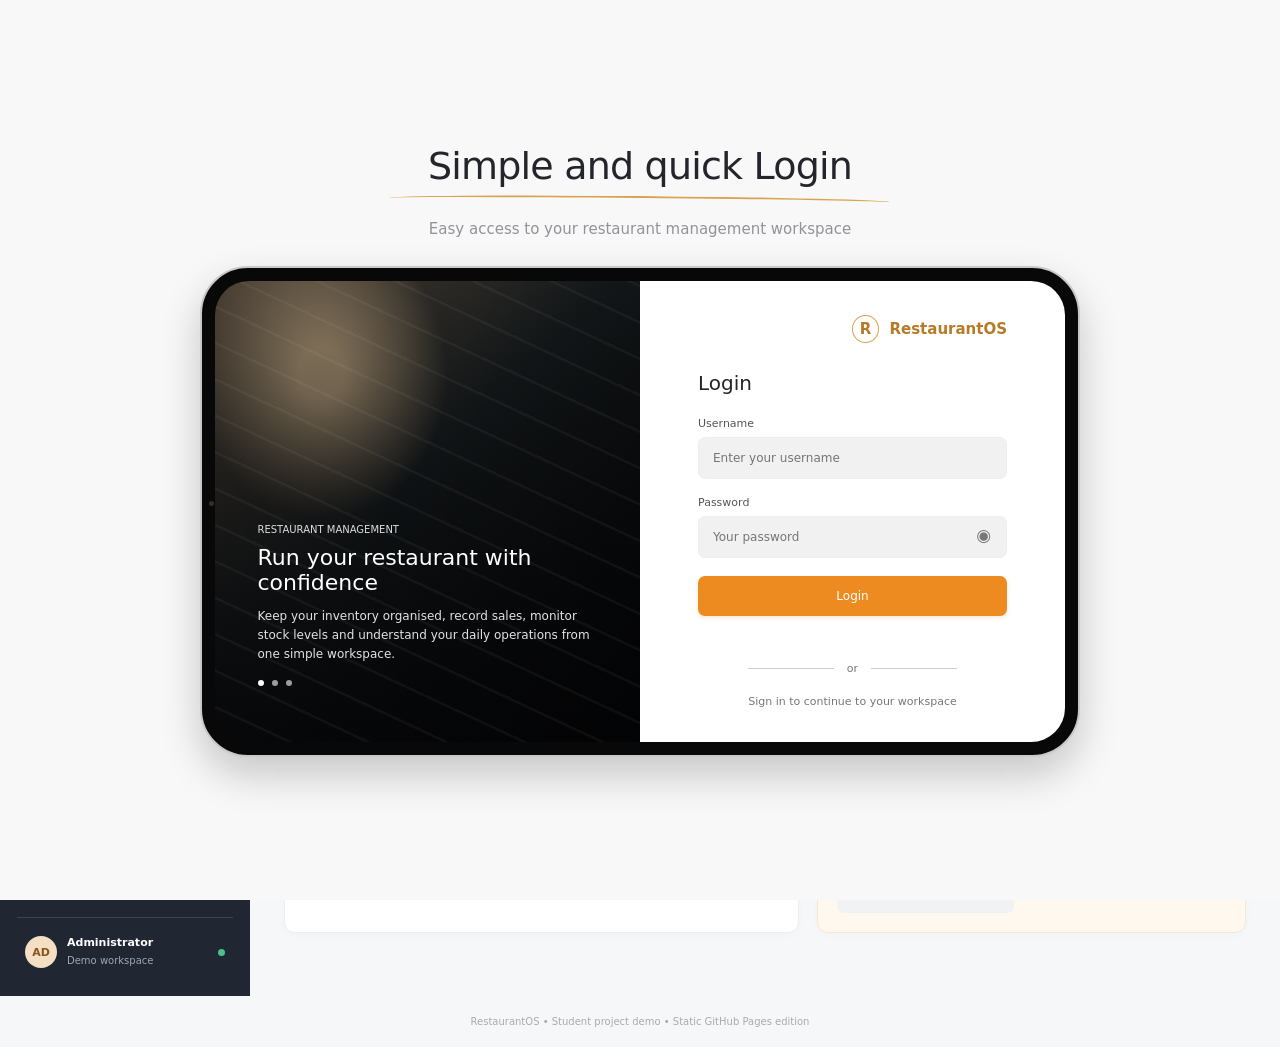
<file: RestaurantOS_Login_and_Dashboard.html>
<!DOCTYPE html>
<html lang="en">
<head>
  <meta charset="UTF-8">
  <meta name="viewport" content="width=device-width, initial-scale=1.0">
  <meta name="description" content="RestaurantOS restaurant inventory and operations dashboard demo.">
  <title>RestaurantOS | Management Dashboard</title>

</head>
<body>

<style>
:root{--ink:#24252a;--muted:#85858b;--orange:#ed8b20;--orange-dark:#d97712;--line:#ececf0;--bg:#f6f7f9;--navy:#202632}
*{box-sizing:border-box}body{margin:0;font-family:Inter,ui-sans-serif,system-ui,-apple-system,"Segoe UI",sans-serif;color:var(--ink);background:var(--bg)}
button,input,select{font:inherit}button{cursor:pointer}
#loginScreen{position:fixed;inset:0;z-index:1000;background:#f8f8f8;display:flex;align-items:center;justify-content:center;padding:32px;overflow:auto}
.login-wrap{width:min(1080px,100%);display:flex;flex-direction:column;align-items:center;gap:28px}
.login-heading{text-align:center}.login-heading h1{font-weight:400;font-size:clamp(27px,4vw,38px);margin:0 0 8px;letter-spacing:-.8px}.gold-line{height:8px;width:min(500px,75vw);border-top:2px solid #d7a34e;border-radius:50%;margin:0 auto 16px;transform:rotate(.5deg)}.login-heading p{color:#929298;margin:0;font-size:15px}
.tablet{width:min(880px,100%);min-height:490px;padding:13px;background:#080808;border:2px solid #c9c9c9;border-radius:48px;box-shadow:0 18px 40px #0003;display:grid;grid-template-columns:1fr 1fr;position:relative}
.tablet:before{content:"";position:absolute;left:7px;top:48%;width:5px;height:5px;background:#303030;border-radius:50%}
.login-visual{position:relative;min-height:460px;border-radius:34px 0 0 34px;overflow:hidden;background:linear-gradient(180deg,#10182020,#050608e8),radial-gradient(ellipse at 25% 20%,#a18b6b 0 5%,transparent 28%),linear-gradient(135deg,#514334,#171b1c 45%,#08090b)}
.login-visual:before{content:"";position:absolute;inset:0;background:repeating-linear-gradient(25deg,transparent 0 30px,#ffffff0b 31px 33px),linear-gradient(120deg,transparent 40%,#0008)}
.visual-content{position:absolute;left:10%;right:9%;bottom:12%;color:white}.visual-content small{font-size:10px;color:#ddd}.visual-content h2{font-size:22px;font-weight:500;margin:8px 0}.visual-content p{font-size:12px;line-height:1.6;color:#e3e3e3;max-width:350px}.dots{display:flex;gap:8px;margin-top:16px}.dots i{width:6px;height:6px;background:#fff;border-radius:50%;opacity:.6}.dots i:first-child{opacity:1}
.login-panel{background:#fff;border-radius:0 34px 34px 0;padding:34px clamp(25px,5vw,58px);display:flex;flex-direction:column;justify-content:center;min-height:460px}.login-logo{text-align:right;color:#b77a27;font-size:15px;font-weight:700;margin-bottom:28px}.login-logo span{display:inline-block;border:1px solid #dca34f;border-radius:50%;padding:4px 7px;margin-right:5px}.login-panel h2{font-size:20px;font-weight:500;margin:0 0 22px}.login-panel label{font-size:11px;color:#555;display:block;margin:0 0 7px}.login-panel input{width:100%;border:1px solid #eee;background:#f1f1f1;border-radius:7px;padding:13px 14px;margin-bottom:17px;outline:none;font-size:12px}.login-panel input:focus{border-color:#e6a04b;background:#fff}.password-wrap{position:relative}.password-wrap input{padding-right:45px}.show-pass{position:absolute;right:10px;top:8px;border:0;background:transparent;color:#777;font-size:17px}.login-submit{width:100%;border:0;border-radius:7px;background:var(--orange);color:white;padding:13px;font-size:12px;margin-top:1px;box-shadow:0 2px 4px #ed8b2030}.login-submit:hover{background:var(--orange-dark)}.login-error{color:#b42318;font-size:12px;min-height:18px;margin:8px 0 0}.login-foot{text-align:center;color:#777;font-size:11px;margin-top:20px}.login-foot span{display:inline-block;width:28%;height:1px;background:#ccc;vertical-align:middle;margin:0 9px}.login-note{text-align:center;color:#777;font-size:11px;margin-top:20px}
.app-shell{display:flex;min-height:100vh}.sidebar{width:250px;background:#202632;color:#fff;padding:25px 17px;display:flex;flex-direction:column;flex-shrink:0}.brand{display:flex;gap:12px;align-items:center;color:#fff;text-decoration:none;padding:4px 9px 34px}.brand-mark{background:#ed8b20;border-radius:10px;padding:9px 10px;font-weight:800}.brand-mark span{color:#202632}.brand strong{display:block;font-size:15px}.brand small{font-size:9px;letter-spacing:1.4px;color:#aab0ba}.side-label{font-size:10px;letter-spacing:1.5px;color:#8e97a5;padding:0 12px 12px}.nav{display:grid;gap:5px}.nav-link{border:0;background:transparent;color:#c7ccd4;text-align:left;padding:12px;border-radius:8px;font-size:13px;display:flex;align-items:center;gap:12px}.nav-link span{width:18px;text-align:center}.nav-link:hover,.nav-link.active{background:#343e4e;color:#fff}.nav-link b{margin-left:auto;background:#ed8b20;color:#fff;border-radius:20px;padding:2px 7px;font-size:10px}.sidebar-bottom{margin-top:auto}.help-card{background:#2b3544;border-radius:10px;padding:15px;margin:22px 2px}.help-icon{color:#f0a23f}.help-card strong{display:block;font-size:12px;margin:8px 0}.help-card p{font-size:11px;line-height:1.5;color:#adb5c1;margin:0}.user-mini{display:flex;align-items:center;gap:10px;padding:18px 8px 3px;border-top:1px solid #3b4350;margin-top:12px}.avatar,.top-avatar{width:32px;height:32px;border-radius:50%;display:grid;place-items:center;background:#f4dfc5;color:#8a541c;font-size:11px;font-weight:700}.user-mini strong{font-size:11px;display:block}.user-mini small{font-size:10px;color:#9ea7b4}.online-dot{width:7px;height:7px;background:#4ac18b;border-radius:50%;margin-left:auto}
.main{flex:1;min-width:0}.topbar{height:68px;background:#fff;border-bottom:1px solid var(--line);display:flex;align-items:center;justify-content:space-between;padding:0 32px}.breadcrumb{font-size:12px;color:#8a8d95}.breadcrumb span{padding:0 10px;color:#c2c4c9}.breadcrumb strong{color:#30323a}.top-actions{display:flex;align-items:center;gap:15px}.status-pill{font-size:10px;color:#68736e;background:#edf8f1;padding:7px 10px;border-radius:20px}.status-pill i{display:inline-block;width:6px;height:6px;background:#38a66c;border-radius:50%;margin-right:5px}.icon-btn,.mobile-menu{border:0;background:#f2f3f5;border-radius:8px;padding:8px 11px;color:#555}.mobile-menu{display:none}.page{display:none;padding:30px 34px 45px;max-width:1500px;margin:auto}.page.active{display:block}.welcome-row{display:flex;justify-content:space-between;align-items:center;gap:15px;margin-bottom:25px}.eyebrow{font-size:10px;letter-spacing:1.6px;color:#dc8a2b;font-weight:700;margin:0 0 9px}.welcome-row h1{font-size:27px;margin:0;font-weight:650;letter-spacing:-.6px}.welcome-row h1 span{color:#e59a3d}.subheading{font-size:13px;color:#8b8d94;margin:8px 0 0}.primary-btn,.secondary-btn,.danger-btn{border:0;border-radius:7px;padding:11px 15px;font-size:12px;font-weight:600}.primary-btn{background:#ed8b20;color:#fff}.primary-btn:hover{background:#d97712}.secondary-btn{background:#f1f2f4;color:#4d5159}.danger-btn{background:#fff0ef;color:#bd4039}.full{width:100%;margin-top:15px}.metric-grid{display:grid;grid-template-columns:repeat(4,minmax(0,1fr));gap:15px;margin-bottom:20px}.metric-grid.two-metrics{grid-template-columns:repeat(2,minmax(0,1fr))}.metric-card,.panel,.tip-card{background:#fff;border:1px solid #eceef1;border-radius:11px;padding:19px;box-shadow:0 2px 8px #20263206}.metric-top{display:flex;align-items:center;justify-content:space-between;font-size:12px;color:#777}.metric-card>strong{display:block;font-size:25px;margin:15px 0 5px}.metric-card small{font-size:10px;color:#999}.metric-icon{width:31px;height:31px;border-radius:8px;display:grid;place-items:center}.blue{background:#eaf1ff;color:#4c77c7}.teal{background:#e5f7f3;color:#36a28b}.purple{background:#f2eaff;color:#9063bd}.orange{background:#fff1df;color:#d88a29}.content-grid,.bottom-grid{display:grid;grid-template-columns:minmax(0,1.65fr) minmax(260px,1fr);gap:18px;margin-bottom:18px}.bottom-grid{grid-template-columns:1.2fr 1fr}.panel-heading{display:flex;align-items:center;justify-content:space-between;gap:10px;margin-bottom:17px}.panel-heading h2,.tip-card h2{font-size:15px;margin:0;font-weight:650}.panel-heading p{font-size:11px;color:#999;margin:5px 0 0}.text-btn{border:0;background:transparent;color:#d78120;font-size:11px}.table-wrap{overflow:auto}table{width:100%;border-collapse:collapse;white-space:nowrap}th{text-align:left;color:#9b9da4;font-size:9px;letter-spacing:.8px;font-weight:650;padding:11px 10px;border-bottom:1px solid #eee}td{padding:13px 10px;border-bottom:1px solid #f0f0f2;font-size:11px;color:#555}tbody tr:last-child td{border-bottom:0}.status-tag{display:inline-block;border-radius:20px;padding:4px 8px;font-size:9px;background:#e9f7ef;color:#319260}.status-tag.low{background:#fff2e4;color:#d27b20}.alert-count,.subtle-tag{font-size:10px;background:#fff0e2;color:#d17d20;border-radius:20px;padding:5px 9px}.alerts-list,.activity-list{display:grid;gap:10px}.alert-item,.activity-item{padding:10px;border-radius:7px;background:#fafafa;font-size:11px;display:flex;justify-content:space-between;gap:8px}.alert-item small,.activity-item small{color:#999}.tip-card{background:#fff8ee;border-color:#f5e7d2}.tip-symbol{color:#e49a39;font-size:23px}.tip-card .eyebrow{margin-top:12px}.tip-card p:not(.eyebrow){font-size:11px;line-height:1.6;color:#777}.toolbar{display:flex;gap:10px;margin-bottom:16px}.search-box{display:flex;align-items:center;gap:8px;background:#fff;border:1px solid #e9eaed;border-radius:7px;padding:0 12px;flex:1;max-width:420px}.search-box input{border:0!important;outline:none!important;padding:10px 0!important;width:100%;font-size:11px}.toolbar select,.setting-row input,.setting-row select{border:1px solid #e7e8eb;border-radius:7px;background:#fff;padding:10px;font-size:11px;color:#555}.empty-state{text-align:center;padding:35px;color:#888}.empty-state strong{display:block;color:#555;margin:8px}.empty-state p{font-size:11px}.modal-backdrop{position:fixed;inset:0;background:#1118;display:grid;place-items:center;padding:20px;z-index:50}.modal{background:#fff;width:min(520px,100%);border-radius:13px;padding:24px;box-shadow:0 20px 50px #0003}.modal-head{display:flex;justify-content:space-between;align-items:center;margin-bottom:20px}.modal-head h2{margin:0;font-size:19px}.close-btn{border:0;background:#f1f1f1;border-radius:50%;width:30px;height:30px;font-size:20px}.modal label{display:block;font-size:11px;color:#666;margin-bottom:14px}.modal input,.modal select{display:block;width:100%;margin-top:7px;border:1px solid #e3e4e8;border-radius:7px;padding:11px;font-size:12px}.form-row{display:grid;grid-template-columns:1fr 1fr;gap:12px}.modal-actions{display:flex;justify-content:flex-end;gap:9px;margin-top:20px}.sale-preview{background:#fff7eb;padding:12px;border-radius:7px;font-size:12px}.form-hint,.note{font-size:11px;color:#999;line-height:1.6}.settings-panel{max-width:900px}.setting-row{display:flex;align-items:center;justify-content:space-between;gap:20px;padding:17px 0;border-bottom:1px solid #eee}.setting-row strong{font-size:12px}.setting-row p{font-size:10px;color:#999;margin:5px 0 0}.setting-row input,.setting-row select{width:220px}.danger-row{border-bottom:0}.category-report{display:grid;gap:13px}.category-line{font-size:11px}.bar{height:7px;background:#f0f0f0;border-radius:10px;margin-top:6px;overflow:hidden}.bar i{display:block;height:100%;background:#e99a3d}.health-summary{font-size:12px;color:#777;line-height:2}.site-footer{text-align:center;color:#aaa;font-size:10px;padding:20px}.toast{position:fixed;bottom:22px;right:22px;background:#202632;color:white;padding:12px 17px;border-radius:8px;font-size:12px;opacity:0;pointer-events:none;transition:.2s;z-index:80}.toast.show{opacity:1}
@media(max-width:900px){.metric-grid{grid-template-columns:repeat(2,1fr)}.page{padding:24px 20px}.sidebar{width:220px}.content-grid,.bottom-grid{grid-template-columns:1fr}}
@media(max-width:650px){#loginScreen{padding:18px}.login-wrap{gap:20px}.tablet{display:block;padding:8px;border-radius:25px;min-height:0}.login-visual{display:none}.login-panel{border-radius:18px;min-height:450px;padding:30px 25px}.login-heading p{font-size:12px}.sidebar{position:fixed;left:-260px;top:0;bottom:0;z-index:40;transition:left .2s}.sidebar.open{left:0}.mobile-menu{display:block;margin-right:12px}.topbar{padding:0 15px}.breadcrumb{margin-right:auto}.status-pill{display:none}.page{padding:22px 14px}.welcome-row{align-items:flex-start;flex-direction:column}.welcome-row h1{font-size:23px}.metric-grid{gap:9px}.metric-card{padding:13px}.metric-card>strong{font-size:20px}.metric-top{font-size:10px}.toolbar{flex-wrap:wrap}.search-box{flex-basis:100%;max-width:none}.toolbar select{flex:1;min-width:0}.form-row{grid-template-columns:1fr}.setting-row{align-items:flex-start;flex-direction:column}.setting-row input,.setting-row select{width:100%}.top-actions{gap:8px}}
</style>
<div id="loginScreen">
  <div class="login-wrap">
    <div class="login-heading">
      <h1>Simple and quick Login</h1>
      <div class="gold-line"></div>
      <p>Easy access to your restaurant management workspace</p>
    </div>
    <div class="tablet">
      <div class="login-visual">
        <div class="visual-content">
          <small>RESTAURANT MANAGEMENT</small>
          <h2>Run your restaurant with confidence</h2>
          <p>Keep your inventory organised, record sales, monitor stock levels and understand your daily operations from one simple workspace.</p>
          <div class="dots"><i></i><i></i><i></i></div>
        </div>
      </div>
      <form class="login-panel" id="loginForm">
        <div class="login-logo"><span>R</span> RestaurantOS</div>
        <h2>Login</h2>
        <label for="loginUsername">Username</label>
        <input id="loginUsername" name="username" autocomplete="username" placeholder="Enter your username" required>
        <label for="loginPassword">Password</label>
        <div class="password-wrap"><input id="loginPassword" name="password" type="password" autocomplete="current-password" placeholder="Your password" required><button type="button" class="show-pass" id="showPassword" aria-label="Show password">◉</button></div>
        <button class="login-submit" type="submit">Login</button>
        <p class="login-error" id="loginError" role="alert"></p>
        <div class="login-foot"><span></span> or <span></span></div>
        <div class="login-note">Sign in to continue to your workspace</div>
      </form>
    </div>
  </div>
</div>

  <div class="app-shell">
    <aside class="sidebar" id="sidebar">
      <a class="brand" href="#" aria-label="RestaurantOS home">
        <span class="brand-mark">R<span>O</span></span>
        <span><strong>RestaurantOS</strong><small>MANAGEMENT SUITE</small></span>
      </a>
      <div class="side-label">WORKSPACE</div>
      <nav class="nav">
        <button class="nav-link active" data-page="dashboard"><span>▦</span> Dashboard</button>
        <button class="nav-link" data-page="inventory"><span>▤</span> Inventory <b id="navStockCount">0</b></button>
        <button class="nav-link" data-page="orders"><span>◷</span> Sales & Orders</button>
        <button class="nav-link" data-page="reports"><span>▥</span> Reports</button>
      </nav>
      <div class="sidebar-bottom">
        <div class="help-card"><span class="help-icon">✦</span><strong>Keep operations smooth</strong><p>Track stock, record sales and spot low inventory before it runs out.</p></div>
        <button class="nav-link" data-page="settings"><span>⚙</span> Settings</button>
        <div class="user-mini"><div class="avatar">AD</div><div><strong>Administrator</strong><small>Demo workspace</small></div><span class="online-dot"></span></div>
      </div>
    </aside>

    <main class="main">
      <header class="topbar">
        <button class="mobile-menu" id="menuToggle" aria-label="Toggle menu">☰</button>
        <div class="breadcrumb">Workspace <span>/</span> <strong id="pageCrumb">Dashboard</strong></div>
        <div class="top-actions"><span class="status-pill"><i></i> System demo</span><button class="icon-btn" id="exportBtn" title="Export inventory CSV">⇩</button><div class="top-avatar">AD</div></div>
      </header>

      <section class="page active" id="page-dashboard">
        <div class="welcome-row"><div><p class="eyebrow">OVERVIEW</p><h1>Good day, Administrator <span>✦</span></h1><p class="subheading">Here’s what’s happening in your restaurant today.</p></div><button class="primary-btn" id="quickSaleBtn">＋ Record a sale</button></div>
        <div class="metric-grid">
          <article class="metric-card"><div class="metric-top"><span>Total menu items</span><span class="metric-icon blue">▤</span></div><strong id="metricItems">0</strong><small><span class="muted">Across your inventory</span></small></article>
          <article class="metric-card"><div class="metric-top"><span>Stock value</span><span class="metric-icon teal">◈</span></div><strong id="metricValue">KSh 0</strong><small><span class="muted">Based on current quantity</span></small></article>
          <article class="metric-card"><div class="metric-top"><span>Sales recorded</span><span class="metric-icon purple">↗</span></div><strong id="metricSales">0</strong><small><span class="muted">Transactions in this browser</span></small></article>
          <article class="metric-card"><div class="metric-top"><span>Low-stock alerts</span><span class="metric-icon orange">⚠</span></div><strong id="metricLow">0</strong><small><span class="muted">Items at or below minimum</span></small></article>
        </div>
        <div class="content-grid">
          <article class="panel inventory-panel"><div class="panel-heading"><div><h2>Inventory overview</h2><p>Latest items in your stock list</p></div><button class="text-btn" data-goto="inventory">View inventory →</button></div><div class="table-wrap"><table><thead><tr><th>ITEM</th><th>CATEGORY</th><th>QUANTITY</th><th>STATUS</th></tr></thead><tbody id="dashboardInventory"></tbody></table></div></article>
          <article class="panel alerts-panel"><div class="panel-heading"><div><h2>Stock alerts</h2><p>Items that need attention</p></div><span class="alert-count" id="alertCount">0</span></div><div id="alertsList" class="alerts-list"></div><button class="secondary-btn full" data-goto="inventory">Manage inventory</button></article>
        </div>
        <div class="bottom-grid">
          <article class="panel"><div class="panel-heading"><div><h2>Recent activity</h2><p>Sales and stock updates</p></div><button class="text-btn" data-goto="orders">All activity →</button></div><div id="recentActivity" class="activity-list"></div></article>
          <article class="tip-card"><div class="tip-symbol">✦</div><p class="eyebrow">OPERATIONS TIP</p><h2>Stay ahead of stock shortages</h2><p>Set a minimum stock level for each ingredient or menu item. RestaurantOS will flag items when quantities fall below that level.</p><button class="secondary-btn" data-goto="inventory">Review stock levels <span>→</span></button></article>
        </div>
      </section>

      <section class="page" id="page-inventory">
        <div class="welcome-row"><div><p class="eyebrow">STOCK CONTROL</p><h1>Inventory</h1><p class="subheading">Manage menu items, quantities, categories and stock alerts.</p></div><button class="primary-btn" id="addItemBtn">＋ Add inventory item</button></div>
        <div class="toolbar"><div class="search-box"><span>⌕</span><input id="inventorySearch" placeholder="Search items or categories..." aria-label="Search inventory"></div><select id="categoryFilter" aria-label="Filter by category"><option value="">All categories</option></select><select id="statusFilter" aria-label="Filter by stock status"><option value="">All stock status</option><option value="low">Low stock</option><option value="healthy">Healthy</option></select></div>
        <article class="panel"><div class="panel-heading"><div><h2>Stock list</h2><p id="inventorySummary">All inventory items</p></div><span class="subtle-tag">Live in this browser</span></div><div class="table-wrap"><table><thead><tr><th>ITEM</th><th>CATEGORY</th><th>UNIT PRICE</th><th>QUANTITY</th><th>MIN. LEVEL</th><th>STATUS</th><th>ACTIONS</th></tr></thead><tbody id="inventoryTable"></tbody></table></div><div id="emptyInventory" class="empty-state" hidden><span>▤</span><strong>No inventory items found</strong><p>Try a different search or add your first item.</p></div></article>
      </section>

      <section class="page" id="page-orders">
        <div class="welcome-row"><div><p class="eyebrow">TRANSACTION LOG</p><h1>Sales & Orders</h1><p class="subheading">Record a sale and review recent transactions.</p></div><button class="primary-btn" id="ordersSaleBtn">＋ Record a sale</button></div>
        <div class="metric-grid two-metrics"><article class="metric-card"><div class="metric-top"><span>Total transactions</span><span class="metric-icon blue">◷</span></div><strong id="ordersCount">0</strong><small class="muted">Recorded in this browser</small></article><article class="metric-card"><div class="metric-top"><span>Total sales value</span><span class="metric-icon teal">↗</span></div><strong id="ordersRevenue">KSh 0</strong><small class="muted">All recorded transactions</small></article></div>
        <article class="panel"><div class="panel-heading"><div><h2>Recent transactions</h2><p>Sales history for this demo</p></div></div><div class="table-wrap"><table><thead><tr><th>REFERENCE</th><th>ITEM</th><th>QUANTITY</th><th>TOTAL</th><th>DATE & TIME</th></tr></thead><tbody id="ordersTable"></tbody></table></div><div id="emptyOrders" class="empty-state" hidden><span>◷</span><strong>No sales recorded yet</strong><p>Record a sale to see it appear here.</p></div></article>
      </section>

      <section class="page" id="page-reports">
        <div class="welcome-row"><div><p class="eyebrow">BUSINESS INSIGHTS</p><h1>Reports</h1><p class="subheading">A quick summary of inventory and recorded sales.</p></div><button class="secondary-btn" id="reportExportBtn">⇩ Export inventory CSV</button></div>
        <div class="metric-grid"><article class="metric-card"><div class="metric-top"><span>Inventory items</span><span class="metric-icon blue">▤</span></div><strong id="reportItems">0</strong><small class="muted">Unique stock records</small></article><article class="metric-card"><div class="metric-top"><span>Inventory value</span><span class="metric-icon teal">◈</span></div><strong id="reportValue">KSh 0</strong><small class="muted">Current quantity × unit price</small></article><article class="metric-card"><div class="metric-top"><span>Units in stock</span><span class="metric-icon purple">▥</span></div><strong id="reportUnits">0</strong><small class="muted">Total units available</small></article><article class="metric-card"><div class="metric-top"><span>Sales revenue</span><span class="metric-icon orange">↗</span></div><strong id="reportRevenue">KSh 0</strong><small class="muted">All recorded transactions</small></article></div>
        <div class="content-grid"><article class="panel"><div class="panel-heading"><div><h2>Inventory by category</h2><p>Current stock value grouped by category</p></div></div><div id="categoryReport" class="category-report"></div></article><article class="panel"><div class="panel-heading"><div><h2>Stock health</h2><p>Items requiring a restock</p></div></div><div class="health-summary" id="healthSummary"></div></article></div>
      </section>

      <section class="page" id="page-settings">
        <div class="welcome-row"><div><p class="eyebrow">PREFERENCES</p><h1>Settings</h1><p class="subheading">Configure this browser-based project demo.</p></div></div>
        <article class="panel settings-panel"><div class="panel-heading"><div><h2>Workspace settings</h2><p>Demo data is saved in this browser using local storage.</p></div></div><div class="setting-row"><div><strong>Restaurant name</strong><p>Shown in the workspace branding.</p></div><input id="restaurantName" value="RestaurantOS" maxlength="50"></div><div class="setting-row"><div><strong>Currency</strong><p>Currency used for item prices and sales.</p></div><select id="currencySelect"><option value="KSh">Kenyan Shilling (KSh)</option><option value="$">US Dollar ($)</option><option value="£">Pound Sterling (£)</option></select></div><div class="setting-row"><div><strong>Restore sample data</strong><p>Replace browser data with the original sample inventory and clear sales.</p></div><button class="secondary-btn" id="resetDataBtn">Restore sample data</button></div><div class="setting-row danger-row"><div><strong>Clear all data</strong><p>Remove inventory and sales saved in this browser.</p></div><button class="danger-btn" id="clearDataBtn">Clear data</button></div><p class="note">This is a static GitHub Pages project. It has no server-side database or real authentication. Data stays in the current browser and is not shared with other users or devices.</p></article>
      </section>
    </main>
  </div>

  <div class="modal-backdrop" id="itemModal" hidden><div class="modal"><div class="modal-head"><div><p class="eyebrow">INVENTORY</p><h2 id="itemModalTitle">Add inventory item</h2></div><button class="close-btn" data-close="itemModal" aria-label="Close">×</button></div><form id="itemForm"><input type="hidden" id="itemId"><label>Item name<input id="itemName" required maxlength="80" placeholder="e.g. Fresh tomatoes"></label><div class="form-row"><label>Category<input id="itemCategory" required maxlength="50" placeholder="e.g. Vegetables"></label><label>Unit price (KSh)<input id="itemPrice" type="number" required min="0" step="0.01" placeholder="0.00"></label></div><div class="form-row"><label>Quantity in stock<input id="itemQuantity" type="number" required min="0" step="1" placeholder="0"></label><label>Minimum stock level<input id="itemMinimum" type="number" required min="0" step="1" placeholder="5"></label></div><div class="modal-actions"><button type="button" class="secondary-btn" data-close="itemModal">Cancel</button><button class="primary-btn" type="submit">Save item</button></div></form></div></div>

  <div class="modal-backdrop" id="saleModal" hidden><div class="modal"><div class="modal-head"><div><p class="eyebrow">SALES</p><h2>Record a sale</h2></div><button class="close-btn" data-close="saleModal" aria-label="Close">×</button></div><form id="saleForm"><label>Inventory item<select id="saleItem" required></select></label><label>Quantity sold<input id="saleQuantity" type="number" min="1" step="1" value="1" required></label><div class="sale-preview" id="salePreview">Select an item to calculate the total.</div><p class="form-hint">Recording a sale deducts the sold quantity from stock.</p><div class="modal-actions"><button type="button" class="secondary-btn" data-close="saleModal">Cancel</button><button class="primary-btn" type="submit">Confirm sale</button></div></form></div></div>
  <div class="toast" id="toast" role="status" aria-live="polite"></div>
  <footer class="site-footer">RestaurantOS <span>•</span> Student project demo <span>•</span> Static GitHub Pages edition</footer>


<script>
(() => {
  const $ = id => document.getElementById(id);
  const LOGIN_USER = "williamastro";
  const LOGIN_PASS = "willy0058!";
  $("loginForm").addEventListener("submit", e => {
    e.preventDefault();
    const user = $("loginUsername").value.trim();
    const pass = $("loginPassword").value;
    if (user === LOGIN_USER && pass === LOGIN_PASS) {
      $("loginScreen").style.display = "none";
      sessionStorage.setItem("restaurantOSLoggedIn", "yes");
      toast("Welcome to RestaurantOS");
    } else {
      $("loginError").textContent = "Incorrect username or password. Please try again.";
      $("loginPassword").value = "";
      $("loginPassword").focus();
    }
  });
  $("showPassword").addEventListener("click", () => {
    const p = $("loginPassword");
    p.type = p.type === "password" ? "text" : "password";
  });

  const sample = [
    {id:1,name:"Fresh tomatoes",category:"Vegetables",price:120,qty:8,min:10},
    {id:2,name:"Chicken breast",category:"Meat",price:650,qty:24,min:8},
    {id:3,name:"White rice",category:"Grains",price:180,qty:35,min:10},
    {id:4,name:"Cooking oil",category:"Essentials",price:320,qty:5,min:6},
    {id:5,name:"Fresh milk",category:"Dairy",price:90,qty:18,min:5}
  ];
  let inventory = JSON.parse(localStorage.getItem("ros_inventory") || "null") || sample;
  let sales = JSON.parse(localStorage.getItem("ros_sales") || "[]");
  let currency = localStorage.getItem("ros_currency") || "KSh";
  let restaurantName = localStorage.getItem("ros_name") || "RestaurantOS";
  let activity = [];
  const money = n => currency + " " + Number(n||0).toLocaleString("en-KE",{maximumFractionDigits:2});
  const save = () => { localStorage.setItem("ros_inventory",JSON.stringify(inventory));localStorage.setItem("ros_sales",JSON.stringify(sales)); };
  const toast = msg => { const t=$("toast");if(!t)return;t.textContent=msg;t.classList.add("show");setTimeout(()=>t.classList.remove("show"),2300); };
  const low = item => Number(item.qty) <= Number(item.min);
  const safe = s => String(s).replace(/[&<>"']/g,c=>({"&":"&amp;","<":"&lt;",">":"&gt;",'"':"&quot;","'":"&#39;"}[c]));
  function go(page){
    document.querySelectorAll(".page").forEach(p=>p.classList.toggle("active",p.id==="page-"+page));
    document.querySelectorAll(".nav-link[data-page]").forEach(b=>b.classList.toggle("active",b.dataset.page===page));
    $("pageCrumb").textContent=page.charAt(0).toUpperCase()+page.slice(1);
    $("sidebar").classList.remove("open");
    render();
  }
  document.querySelectorAll(".nav-link[data-page]").forEach(b=>b.addEventListener("click",()=>go(b.dataset.page)));
  document.querySelectorAll("[data-goto]").forEach(b=>b.addEventListener("click",()=>go(b.dataset.goto)));
  $("menuToggle").addEventListener("click",()=>$("sidebar").classList.toggle("open"));
  function render(){
    const totalValue=inventory.reduce((s,x)=>s+x.price*x.qty,0), units=inventory.reduce((s,x)=>s+x.qty,0), lowItems=inventory.filter(low);
    $("metricItems").textContent=inventory.length;$("metricValue").textContent=money(totalValue);$("metricSales").textContent=sales.length;$("metricLow").textContent=lowItems.length;
    $("navStockCount").textContent=lowItems.length;$("alertCount").textContent=lowItems.length;
    $("dashboardInventory").innerHTML=inventory.slice(0,6).map(x=>`<tr><td>${safe(x.name)}</td><td>${safe(x.category)}</td><td>${x.qty}</td><td><span class="status-tag ${low(x)?"low":""}">${low(x)?"Low stock":"Healthy"}</span></td></tr>`).join("") || `<tr><td colspan="4">No inventory items yet.</td></tr>`;
    $("alertsList").innerHTML=lowItems.map(x=>`<div class="alert-item"><span>${safe(x.name)}</span><small>${x.qty} left</small></div>`).join("") || `<div class="empty-state">All stock levels look healthy.</div>`;
    $("recentActivity").innerHTML=activity.slice(-5).reverse().map(a=>`<div class="activity-item"><span>${safe(a.text)}</span><small>${a.time}</small></div>`).join("") || `<div class="activity-item">No recent activity</div>`;
    const q=$("inventorySearch").value.toLowerCase(), cat=$("categoryFilter").value, status=$("statusFilter").value;
    const filtered=inventory.filter(x=>(x.name.toLowerCase().includes(q)||x.category.toLowerCase().includes(q))&&(!cat||x.category===cat)&&(!status||(status==="low"?low(x):!low(x))));
    $("inventoryTable").innerHTML=filtered.map(x=>`<tr><td>${safe(x.name)}</td><td>${safe(x.category)}</td><td>${money(x.price)}</td><td>${x.qty}</td><td>${x.min}</td><td><span class="status-tag ${low(x)?"low":""}">${low(x)?"Low stock":"Healthy"}</span></td><td><button class="text-btn" data-edit="${x.id}">Edit</button> <button class="text-btn" data-delete="${x.id}">Delete</button></td></tr>`).join("");
    $("emptyInventory").hidden=filtered.length>0;$("inventorySummary").textContent=`Showing ${filtered.length} of ${inventory.length} items`;
    $("categoryFilter").innerHTML='<option value="">All categories</option>'+[...new Set(inventory.map(x=>x.category))].map(c=>`<option ${cat===c?"selected":""}>${safe(c)}</option>`).join("");
    $("saleItem").innerHTML=inventory.map(x=>`<option value="${x.id}">${safe(x.name)} — ${x.qty} available (${money(x.price)})</option>`).join("");
    $("ordersCount").textContent=sales.length;$("ordersRevenue").textContent=money(sales.reduce((s,x)=>s+x.total,0));
    $("ordersTable").innerHTML=sales.slice().reverse().map(x=>`<tr><td>${x.ref}</td><td>${safe(x.name)}</td><td>${x.qty}</td><td>${money(x.total)}</td><td>${x.date}</td></tr>`).join("");
    $("emptyOrders").hidden=sales.length>0;
    $("reportItems").textContent=inventory.length;$("reportValue").textContent=money(totalValue);$("reportUnits").textContent=units;$("reportRevenue").textContent=money(sales.reduce((s,x)=>s+x.total,0));
    const groups={};inventory.forEach(x=>groups[x.category]=(groups[x.category]||0)+x.price*x.qty);
    $("categoryReport").innerHTML=Object.entries(groups).map(([k,v])=>`<div class="category-line">${safe(k)} <strong style="float:right">${money(v)}</strong><div class="bar"><i style="width:${totalValue?100*v/totalValue:0}%"></i></div></div>`).join("")||"No data yet";
    $("healthSummary").innerHTML=`<div>Healthy items: <strong>${inventory.length-lowItems.length}</strong></div><div>Low-stock items: <strong>${lowItems.length}</strong></div><div>Total units: <strong>${units}</strong></div>`;
    $("restaurantName").value=restaurantName;$("currencySelect").value=currency;
    document.querySelectorAll("[data-edit]").forEach(b=>b.onclick=()=>editItem(Number(b.dataset.edit)));
    document.querySelectorAll("[data-delete]").forEach(b=>b.onclick=()=>{if(confirm("Delete this inventory item?")){inventory=inventory.filter(x=>x.id!==Number(b.dataset.delete));save();render();toast("Item deleted");}});
  }
  function openModal(id){$(id).hidden=false}function closeModal(id){$(id).hidden=true}
  document.querySelectorAll("[data-close]").forEach(b=>b.addEventListener("click",()=>closeModal(b.dataset.close)));
  $("addItemBtn").onclick=()=>{ $("itemForm").reset();$("itemId").value="";$("itemModalTitle").textContent="Add inventory item";openModal("itemModal"); };
  function editItem(id){const x=inventory.find(a=>a.id===id);if(!x)return;$("itemId").value=x.id;$("itemName").value=x.name;$("itemCategory").value=x.category;$("itemPrice").value=x.price;$("itemQuantity").value=x.qty;$("itemMinimum").value=x.min;$("itemModalTitle").textContent="Edit inventory item";openModal("itemModal");}
  $("itemForm").onsubmit=e=>{e.preventDefault();const id=Number($("itemId").value),obj={id:id||Date.now(),name:$("itemName").value.trim(),category:$("itemCategory").value.trim(),price:Number($("itemPrice").value),qty:Number($("itemQuantity").value),min:Number($("itemMinimum").value)};if(id)inventory=inventory.map(x=>x.id===id?obj:x);else inventory.push(obj);save();closeModal("itemModal");render();toast("Inventory saved");};
  function openSale(){if(!inventory.length){toast("Add an inventory item first");return;}render();openModal("saleModal");updateSalePreview();}
  $("quickSaleBtn").onclick=openSale;$("ordersSaleBtn").onclick=openSale;
  function updateSalePreview(){const x=inventory.find(a=>a.id===Number($("saleItem").value));const qty=Number($("saleQuantity").value||1);$("salePreview").textContent=x?`Total: ${money(x.price*qty)} · ${x.qty} available`:"Select an item";}
  $("saleItem").onchange=updateSalePreview;$("saleQuantity").oninput=updateSalePreview;
  $("saleForm").onsubmit=e=>{e.preventDefault();const x=inventory.find(a=>a.id===Number($("saleItem").value)),qty=Number($("saleQuantity").value);if(!x||qty<1||qty>x.qty){toast("Check the selected item and available quantity");return;}x.qty-=qty;const sale={ref:"ROS-"+Date.now().toString().slice(-7),name:x.name,qty,total:x.price*qty,date:new Date().toLocaleString()};sales.push(sale);activity.push({text:`Sale recorded: ${qty} × ${x.name}`,time:"Just now"});save();closeModal("saleModal");render();toast("Sale recorded successfully");};
  $("inventorySearch").oninput=render;$("categoryFilter").onchange=render;$("statusFilter").onchange=render;
  function exportCSV(){const rows=[["Item","Category","Unit price","Quantity","Minimum level","Stock value"],...inventory.map(x=>[x.name,x.category,x.price,x.qty,x.min,x.price*x.qty])];const csv=rows.map(r=>r.map(v=>'"'+String(v).replace(/"/g,'""')+'"').join(",")).join("\n");const a=document.createElement("a");a.href=URL.createObjectURL(new Blob([csv],{type:"text/csv"}));a.download="restaurantos-inventory.csv";a.click();URL.revokeObjectURL(a.href);}
  $("exportBtn").onclick=exportCSV;$("reportExportBtn").onclick=exportCSV;
  $("restaurantName").onchange=()=>{restaurantName=$("restaurantName").value.trim()||"RestaurantOS";localStorage.setItem("ros_name",restaurantName);document.querySelector(".brand strong").textContent=restaurantName;toast("Restaurant name updated");};
  $("currencySelect").onchange=()=>{currency=$("currencySelect").value;localStorage.setItem("ros_currency",currency);render();toast("Currency updated");};
  $("resetDataBtn").onclick=()=>{if(confirm("Restore the original sample inventory and clear sales?")){inventory=sample.map(x=>({...x}));sales=[];save();render();toast("Sample data restored");}};
  $("clearDataBtn").onclick=()=>{if(confirm("Clear all inventory and sales data?")){inventory=[];sales=[];save();render();toast("All data cleared");}};
  if(sessionStorage.getItem("restaurantOSLoggedIn")==="yes")$("loginScreen").style.display="none";
  document.querySelector(".brand strong").textContent=restaurantName;render();
})();
</script>

</body>
</html>
</file>
